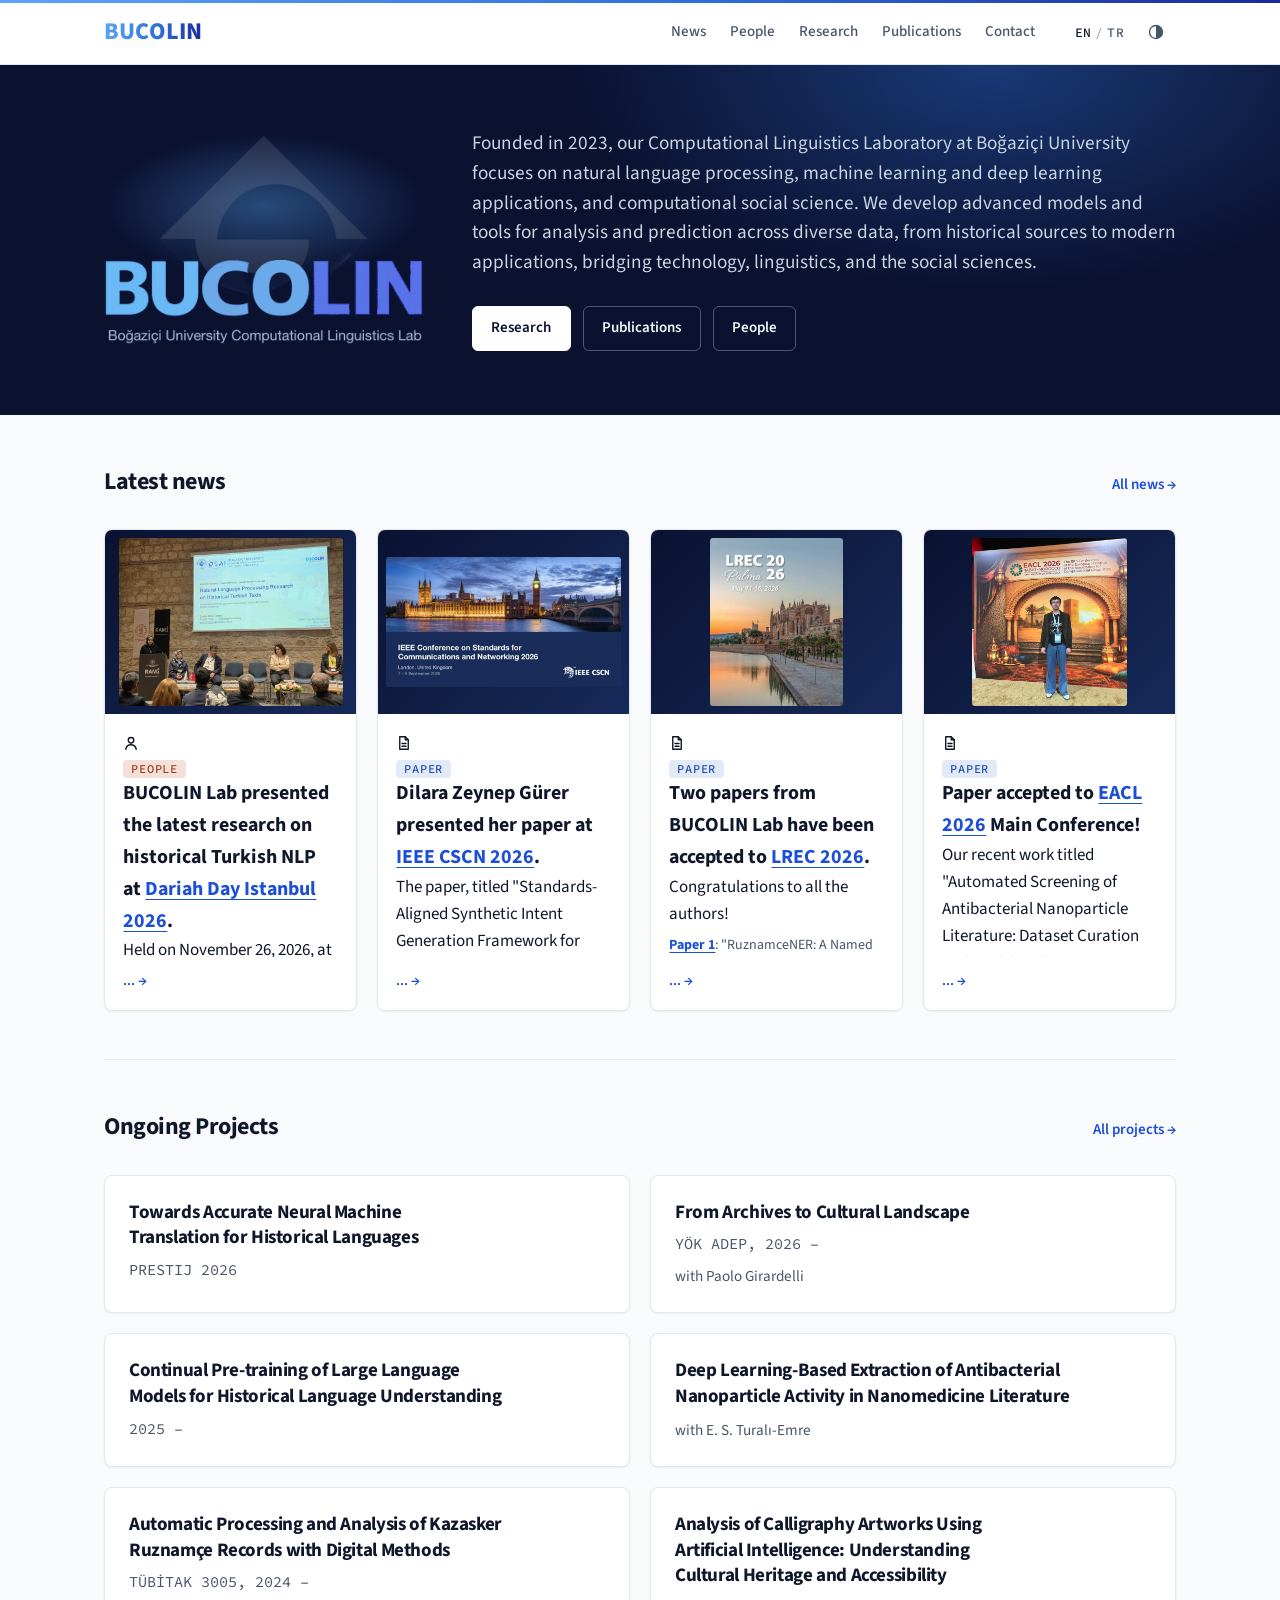
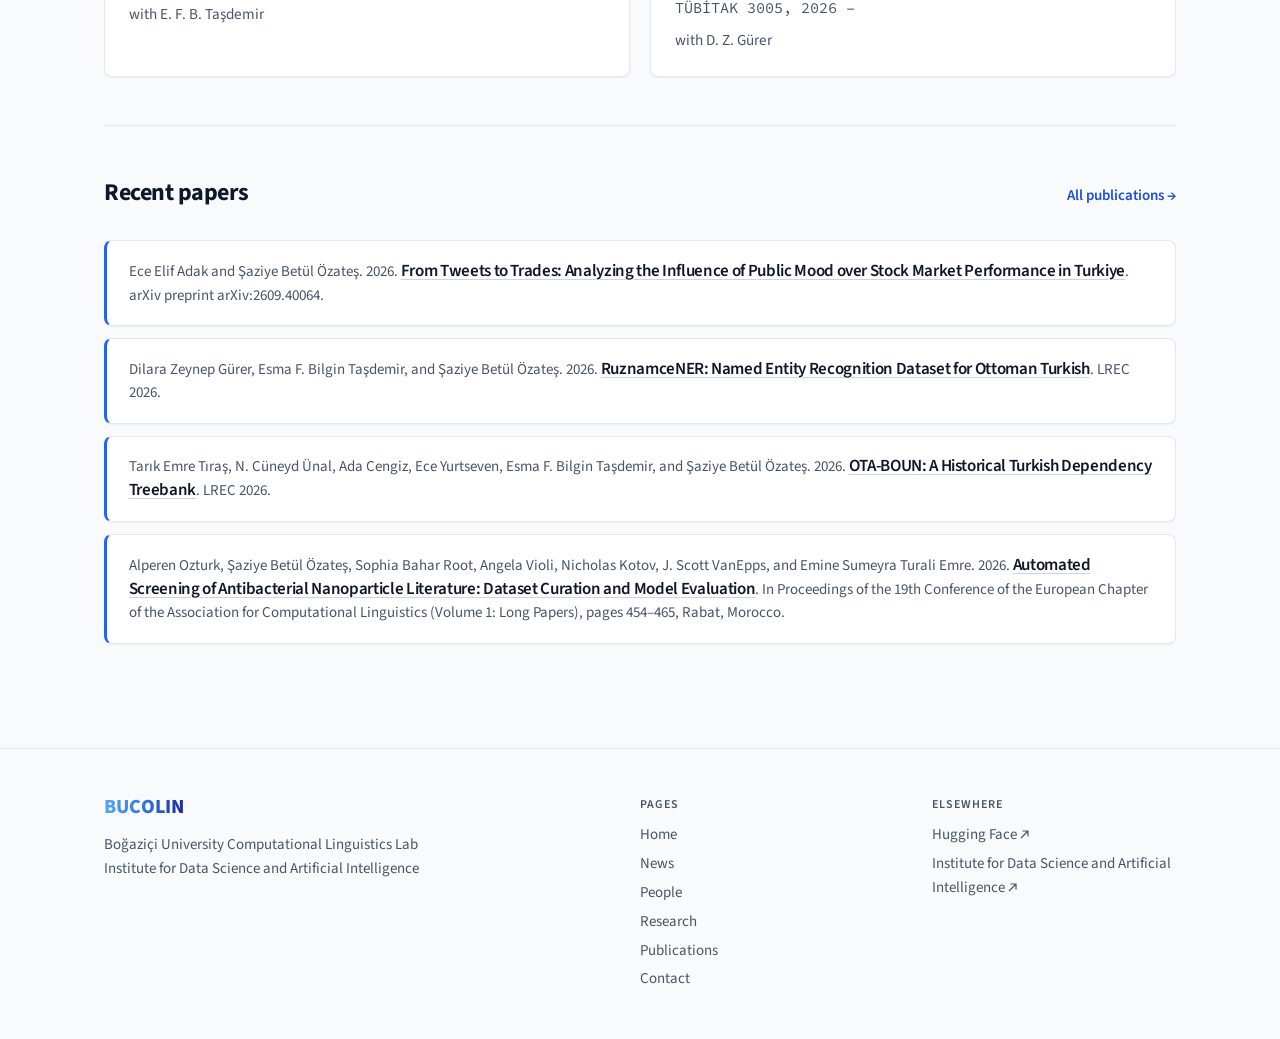
<file: bucolin-lab/index.html>
<!doctype html>
<html lang="en">
<head>
  <meta charset="utf-8">
  <meta name="viewport" content="width=device-width, initial-scale=1">
  <title>BUCOLIN · Boğaziçi University Computational Linguistics Lab</title>
  <meta name="description" content="Founded in 2023, our Computational Linguistics Laboratory at Boğaziçi University focuses on natural language processing, machine learning and deep learning applications, and computational social science. We develop advanced models and tools for analysis and prediction across diverse data, from historical sources to modern applications, bridging technology, linguistics, and the social sciences.">
  <link rel="canonical" href="https://sb-b.github.io/bucolin-lab/">

  <meta property="og:type" content="website">
  <meta property="og:site_name" content="BUCOLIN">
  <meta property="og:title" content="BUCOLIN · Boğaziçi University Computational Linguistics Lab">
  <meta property="og:description" content="Founded in 2023, our Computational Linguistics Laboratory at Boğaziçi University focuses on natural language processing, deep learning, and computational social science. We develop advanced models and tools for analysis and prediction across diverse data, from historical sources to modern applications, bridging technology, linguistics, and the social sciences.">
  <meta property="og:url" content="https://sb-b.github.io/bucolin-lab/">
  <meta property="og:image" content="https://sb-b.github.io/bucolin-lab/img/card.png">
  <meta name="twitter:card" content="summary_large_image">

  <link rel="icon" href="img/favicon-32.png" sizes="32x32" type="image/png">
  <link rel="icon" href="img/favicon.svg" type="image/svg+xml">
  <link rel="apple-touch-icon" href="img/apple-touch-icon.png">
  <link rel="preconnect" href="https://fonts.googleapis.com">
  <link rel="preconnect" href="https://fonts.gstatic.com" crossorigin>
  <link rel="stylesheet" href="https://fonts.googleapis.com/css2?family=Source+Code+Pro:wght@400;500&family=Source+Sans+3:wght@400;500;600;800&family=Source+Serif+4:ital,opsz,wght@0,8..60,400;0,8..60,600;1,8..60,400&display=swap">
  <link rel="stylesheet" href="css/site.css">
  <link rel="stylesheet" href="css/newstyle.css">
  <script src="js/prefs.js"></script>
</head>
<body data-page="home">
  <header class="site-header" id="site-header"></header>

  <!-- everything in here is drawn by the scripts at the bottom, from the files in data/ -->
  <main class="wrap" id="main">
    <noscript>
      <h1>Boğaziçi University Computational Linguistics Lab</h1>
      <p>Founded in 2023, our Computational Linguistics Laboratory at Boğaziçi University focuses on natural language processing, deep learning, and computational social science. We develop advanced models and tools to analyze language, from historical texts to modern applications, bridging technology and linguistics.</p>
      <p>This site needs JavaScript to show its content. / Bu sitenin içeriği JavaScript ile görüntülenir.</p>
    </noscript>
  </main>

  <footer class="site-footer" id="site-footer"></footer>

  <script src="data/strings.js"></script>
  <script src="data/lab.js"></script>
  <script src="data/news.js"></script>
  <script src="data/projects.js"></script>
  <script src="data/publications.js"></script>
  <script src="js/site.js"></script>
  <script src="js/parts.js"></script>
  <script src="js/home.js"></script>
</body>
</html>
</file>
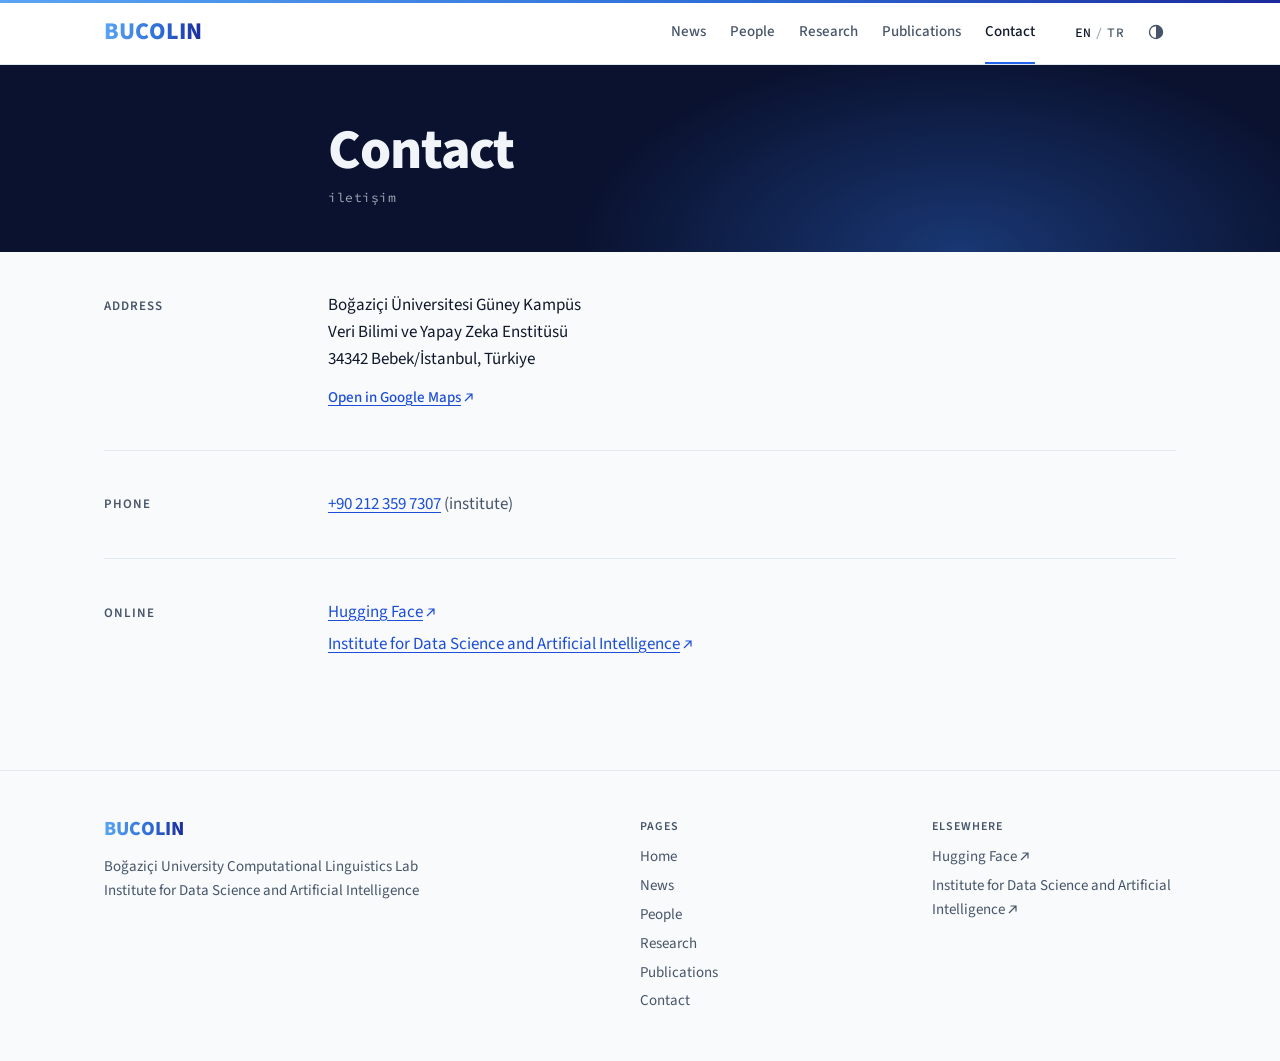
<file: bucolin-lab/contact.html>
<!doctype html>
<html lang="en">
<head>
  <meta charset="utf-8">
  <meta name="viewport" content="width=device-width, initial-scale=1">
  <title>Contact · BUCOLIN</title>
  <meta name="description" content="Contact details of BUCOLIN, the Boğaziçi University Computational Linguistics Lab.">
  <link rel="canonical" href="https://sb-b.github.io/bucolin-lab/contact.html">

  <meta property="og:type" content="website">
  <meta property="og:site_name" content="BUCOLIN">
  <meta property="og:title" content="Contact · BUCOLIN">
  <meta property="og:description" content="Contact details of BUCOLIN, the Boğaziçi University Computational Linguistics Lab.">
  <meta property="og:url" content="https://sb-b.github.io/bucolin-lab/contact.html">
  <meta property="og:image" content="https://sb-b.github.io/bucolin-lab/img/card.png">
  <meta name="twitter:card" content="summary_large_image">

  <link rel="icon" href="img/favicon-32.png" sizes="32x32" type="image/png">
  <link rel="icon" href="img/favicon.svg" type="image/svg+xml">
  <link rel="apple-touch-icon" href="img/apple-touch-icon.png">
  <link rel="preconnect" href="https://fonts.googleapis.com">
  <link rel="preconnect" href="https://fonts.gstatic.com" crossorigin>
  <link rel="stylesheet" href="https://fonts.googleapis.com/css2?family=Source+Code+Pro:wght@400;500&family=Source+Sans+3:wght@400;500;600;800&family=Source+Serif+4:ital,opsz,wght@0,8..60,400;0,8..60,600;1,8..60,400&display=swap">
  <link rel="stylesheet" href="css/site.css">
  <link rel="stylesheet" href="css/newstyle.css">
  <script src="js/prefs.js"></script>
</head>
<body data-page="contact">
  <header class="site-header" id="site-header"></header>

  <!-- everything in here is drawn by the scripts at the bottom, from the files in data/ -->
  <main class="wrap" id="main">
    <noscript>
      <p>This site needs JavaScript to show its content. / Bu sitenin içeriği JavaScript ile görüntülenir.</p>
    </noscript>
  </main>

  <footer class="site-footer" id="site-footer"></footer>

  <script src="data/strings.js"></script>
  <script src="data/lab.js"></script>
  <script src="js/site.js"></script>
  <script src="js/contact.js"></script>
</body>
</html>
</file>
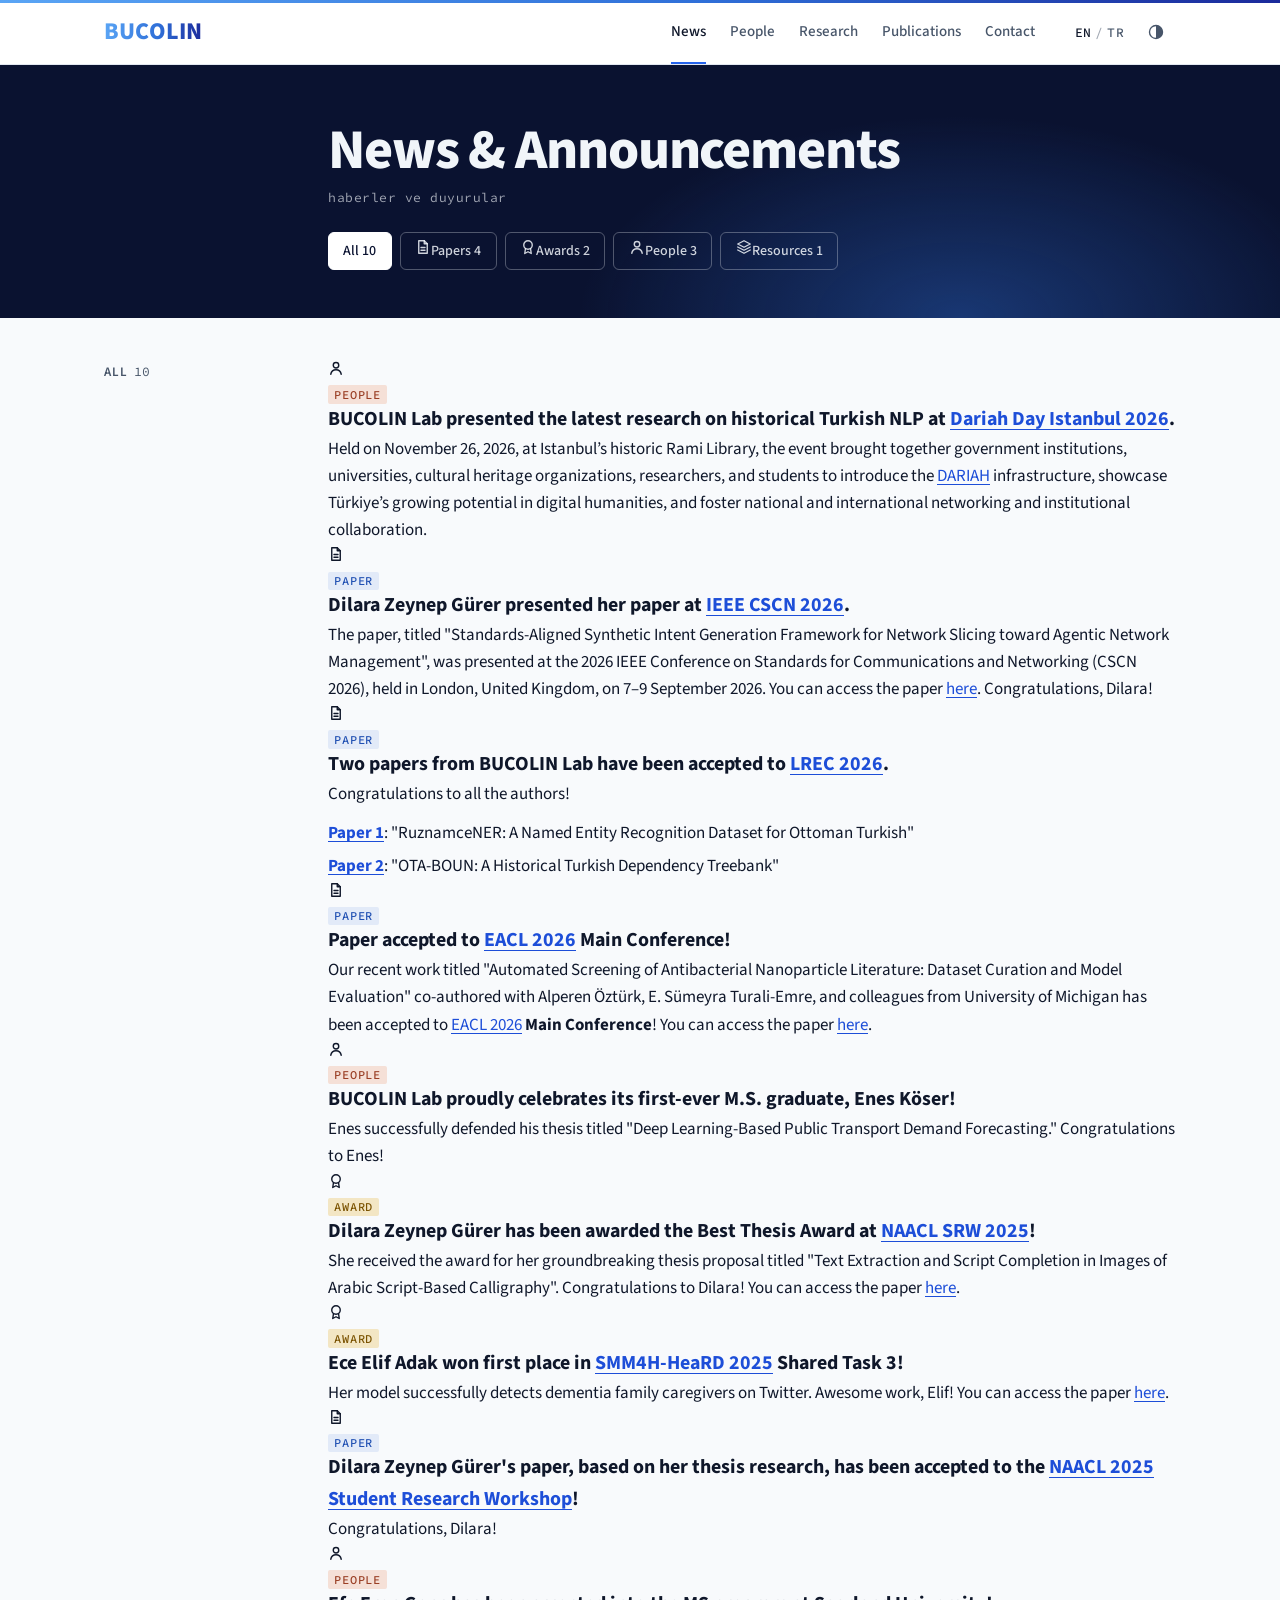
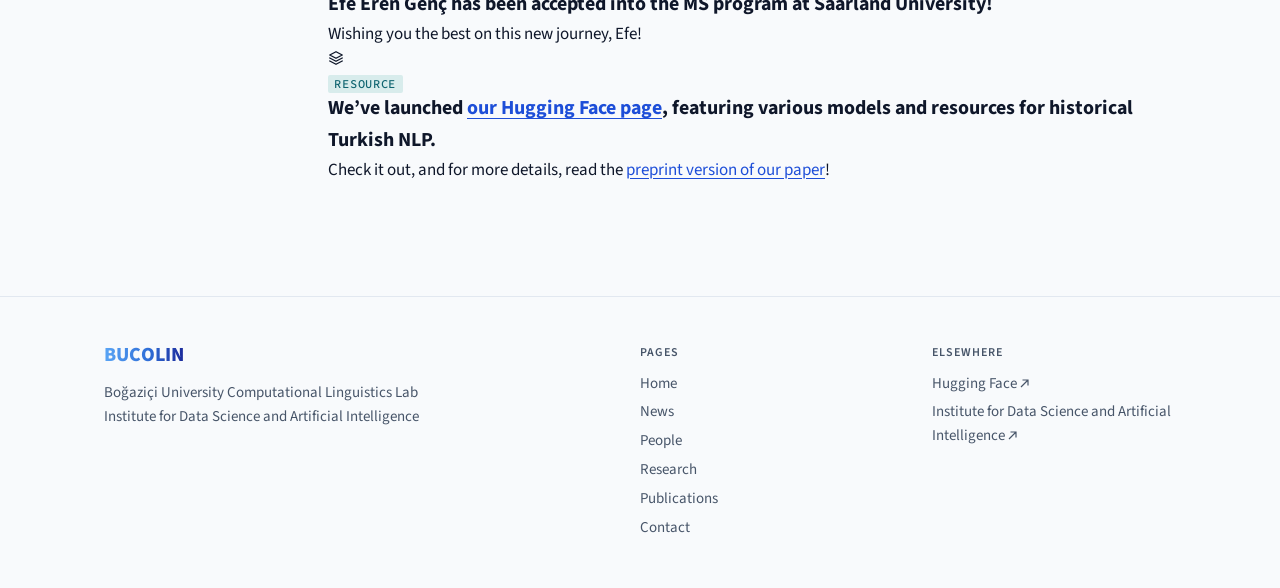
<file: bucolin-lab/news.html>
<!doctype html>
<html lang="en">
<head>
  <meta charset="utf-8">
  <meta name="viewport" content="width=device-width, initial-scale=1">
  <title>News & Announcements · BUCOLIN</title>
  <meta name="description" content="News and announcements from BUCOLIN, the Boğaziçi University Computational Linguistics Lab.">
  <link rel="canonical" href="https://sb-b.github.io/bucolin-lab/news.html">

  <meta property="og:type" content="website">
  <meta property="og:site_name" content="BUCOLIN">
  <meta property="og:title" content="News & Announcements · BUCOLIN">
  <meta property="og:description" content="News and announcements from BUCOLIN, the Boğaziçi University Computational Linguistics Lab.">
  <meta property="og:url" content="https://sb-b.github.io/bucolin-lab/news.html">
  <meta property="og:image" content="https://sb-b.github.io/bucolin-lab/img/card.png">
  <meta name="twitter:card" content="summary_large_image">

  <link rel="icon" href="img/favicon-32.png" sizes="32x32" type="image/png">
  <link rel="icon" href="img/favicon.svg" type="image/svg+xml">
  <link rel="apple-touch-icon" href="img/apple-touch-icon.png">
  <link rel="preconnect" href="https://fonts.googleapis.com">
  <link rel="preconnect" href="https://fonts.gstatic.com" crossorigin>
  <link rel="stylesheet" href="https://fonts.googleapis.com/css2?family=Source+Code+Pro:wght@400;500&family=Source+Sans+3:wght@400;500;600;800&family=Source+Serif+4:ital,opsz,wght@0,8..60,400;0,8..60,600;1,8..60,400&display=swap">
  <link rel="stylesheet" href="css/site.css">
  <link rel="stylesheet" href="css/newstyle.css">
  <script src="js/prefs.js"></script>
</head>
<body data-page="news">
  <header class="site-header" id="site-header"></header>

  <!-- everything in here is drawn by the scripts at the bottom, from the files in data/ -->
  <main class="wrap" id="main">
    <noscript>
      <p>This site needs JavaScript to show its content. / Bu sitenin içeriği JavaScript ile görüntülenir.</p>
    </noscript>
  </main>

  <footer class="site-footer" id="site-footer"></footer>

  <script src="data/strings.js"></script>
  <script src="data/lab.js"></script>
  <script src="data/news.js"></script>
  <script src="js/site.js"></script>
  <script src="js/parts.js"></script>
  <script src="js/news.js"></script>
</body>
</html>
</file>
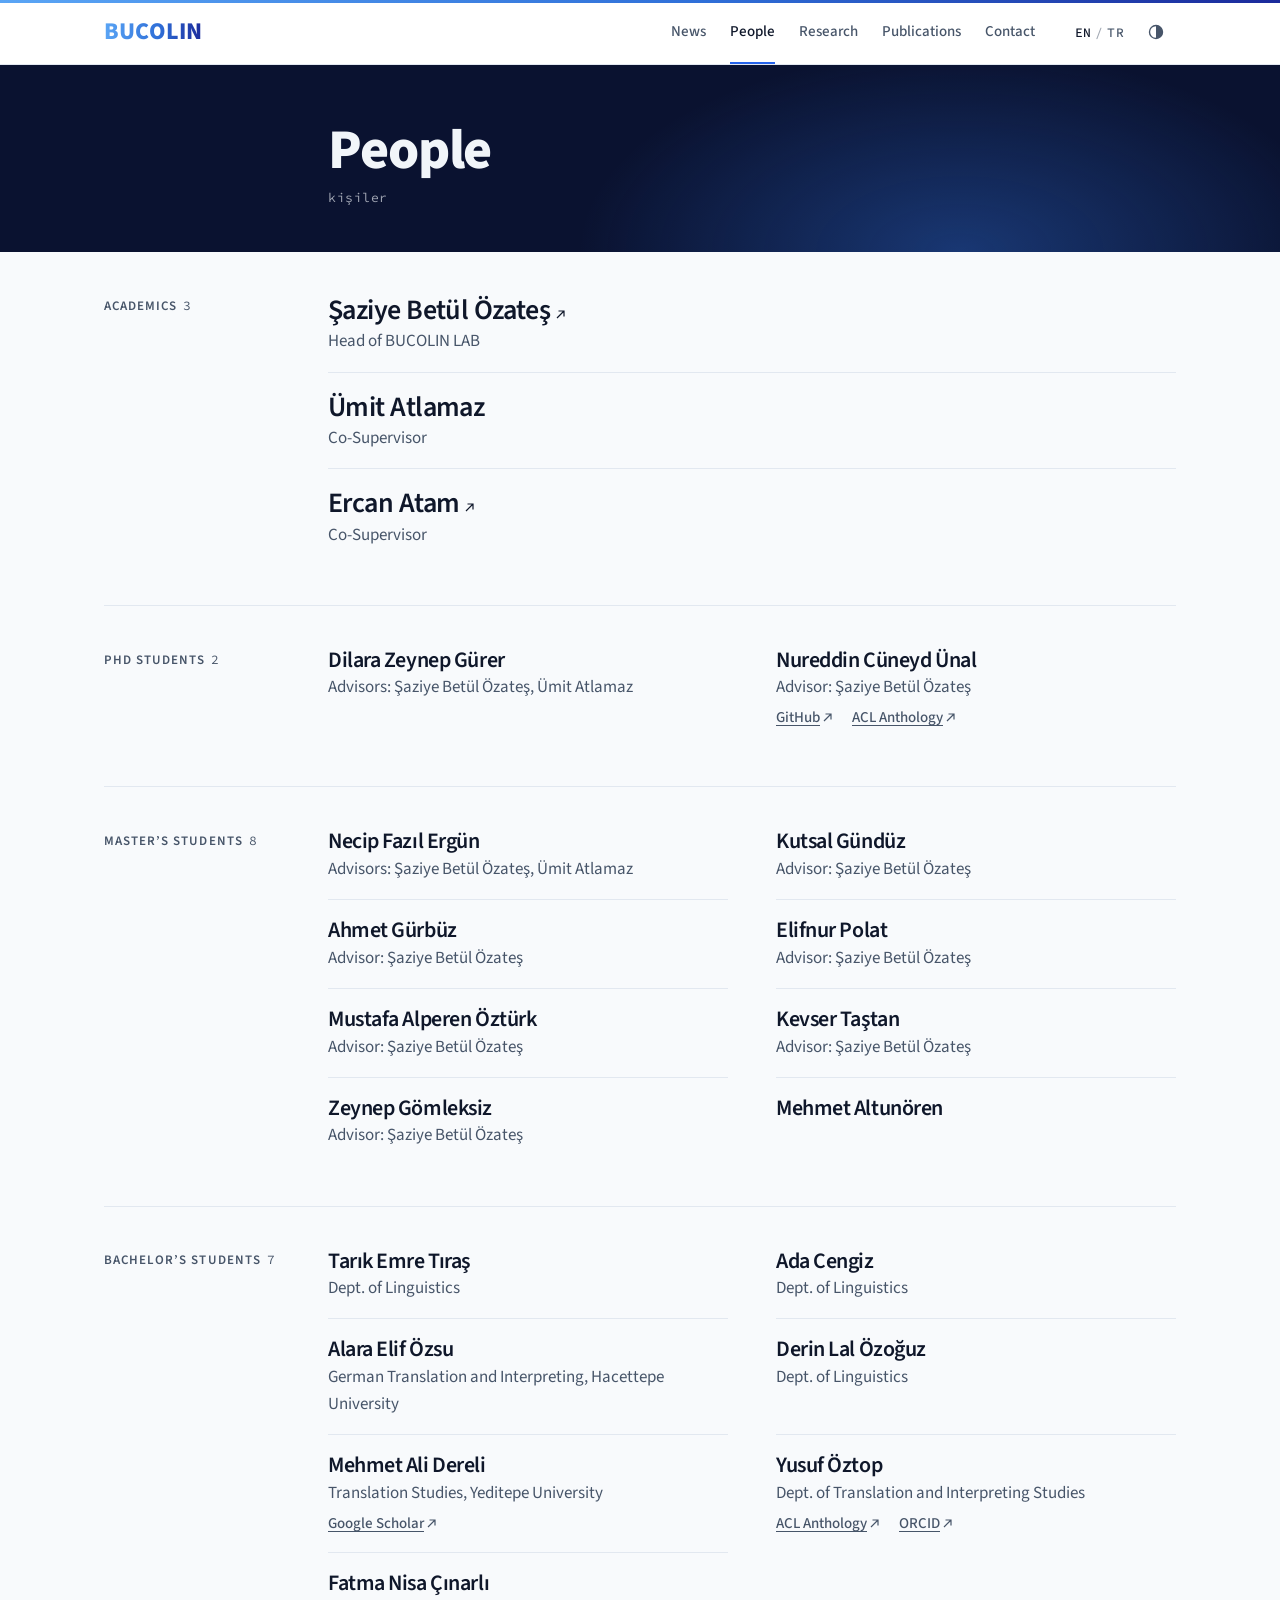
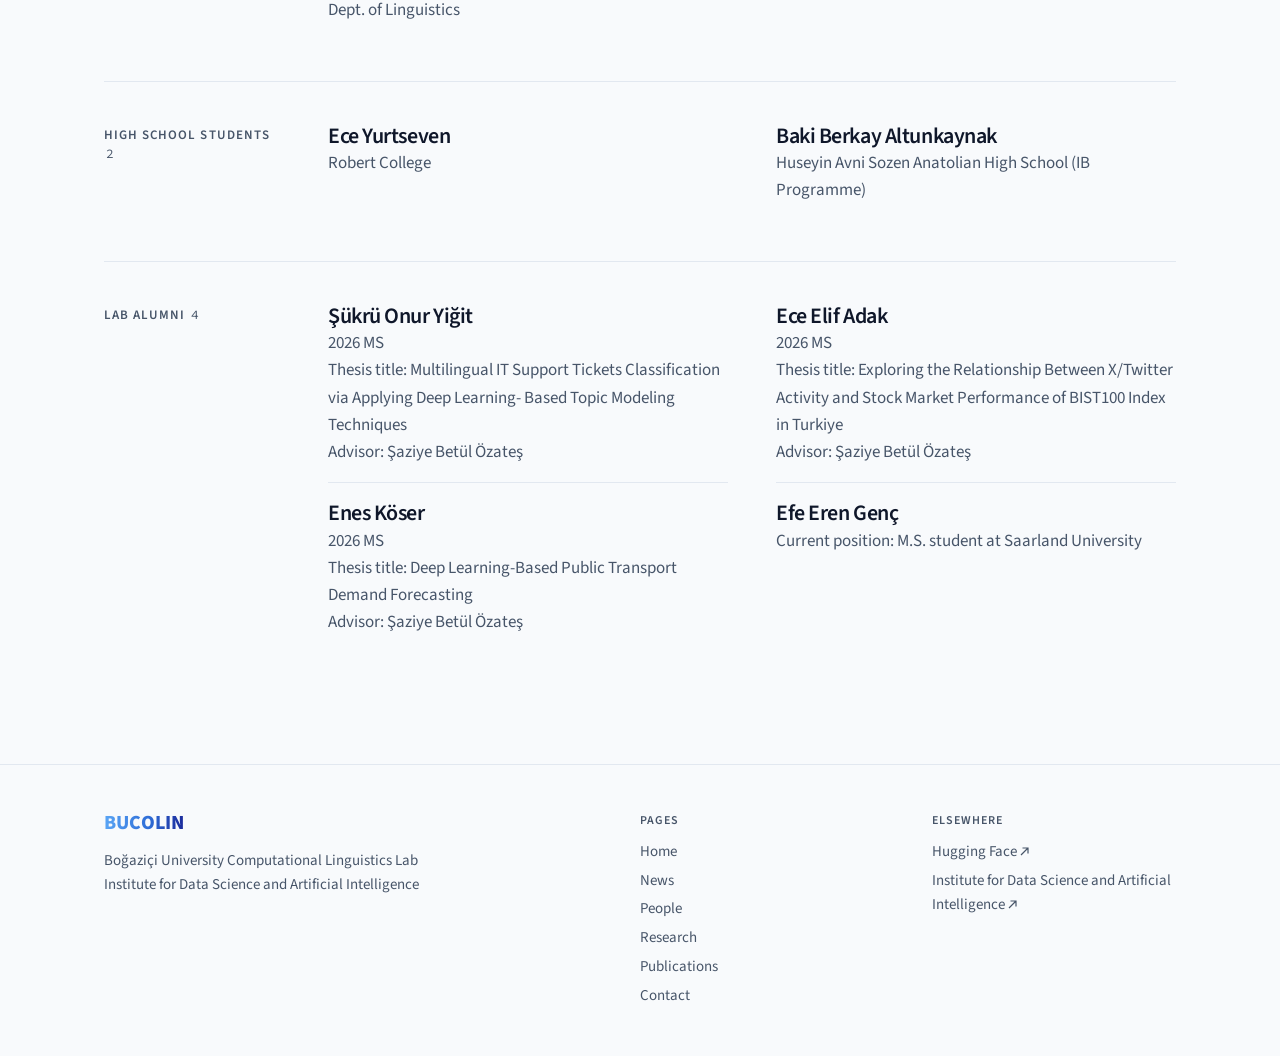
<file: bucolin-lab/people.html>
<!doctype html>
<html lang="en">
<head>
  <meta charset="utf-8">
  <meta name="viewport" content="width=device-width, initial-scale=1">
  <title>People · BUCOLIN</title>
  <meta name="description" content="The people of BUCOLIN, the Boğaziçi University Computational Linguistics Lab.">
  <link rel="canonical" href="https://sb-b.github.io/bucolin-lab/people.html">

  <meta property="og:type" content="website">
  <meta property="og:site_name" content="BUCOLIN">
  <meta property="og:title" content="People · BUCOLIN">
  <meta property="og:description" content="The people of BUCOLIN, the Boğaziçi University Computational Linguistics Lab.">
  <meta property="og:url" content="https://sb-b.github.io/bucolin-lab/people.html">
  <meta property="og:image" content="https://sb-b.github.io/bucolin-lab/img/card.png">
  <meta name="twitter:card" content="summary_large_image">

  <link rel="icon" href="img/favicon-32.png" sizes="32x32" type="image/png">
  <link rel="icon" href="img/favicon.svg" type="image/svg+xml">
  <link rel="apple-touch-icon" href="img/apple-touch-icon.png">
  <link rel="preconnect" href="https://fonts.googleapis.com">
  <link rel="preconnect" href="https://fonts.gstatic.com" crossorigin>
  <link rel="stylesheet" href="https://fonts.googleapis.com/css2?family=Source+Code+Pro:wght@400;500&family=Source+Sans+3:wght@400;500;600;800&family=Source+Serif+4:ital,opsz,wght@0,8..60,400;0,8..60,600;1,8..60,400&display=swap">
  <link rel="stylesheet" href="css/site.css">
  <link rel="stylesheet" href="css/newstyle.css">
  <script src="js/prefs.js"></script>
</head>
<body data-page="people">
  <header class="site-header" id="site-header"></header>

  <!-- everything in here is drawn by the scripts at the bottom, from the files in data/ -->
  <main class="wrap" id="main">
    <noscript>
      <p>This site needs JavaScript to show its content. / Bu sitenin içeriği JavaScript ile görüntülenir.</p>
    </noscript>
  </main>

  <footer class="site-footer" id="site-footer"></footer>

  <script src="data/strings.js"></script>
  <script src="data/lab.js"></script>
  <script src="data/people.js"></script>
  <script src="js/site.js"></script>
  <script src="js/people.js"></script>
</body>
</html>
</file>
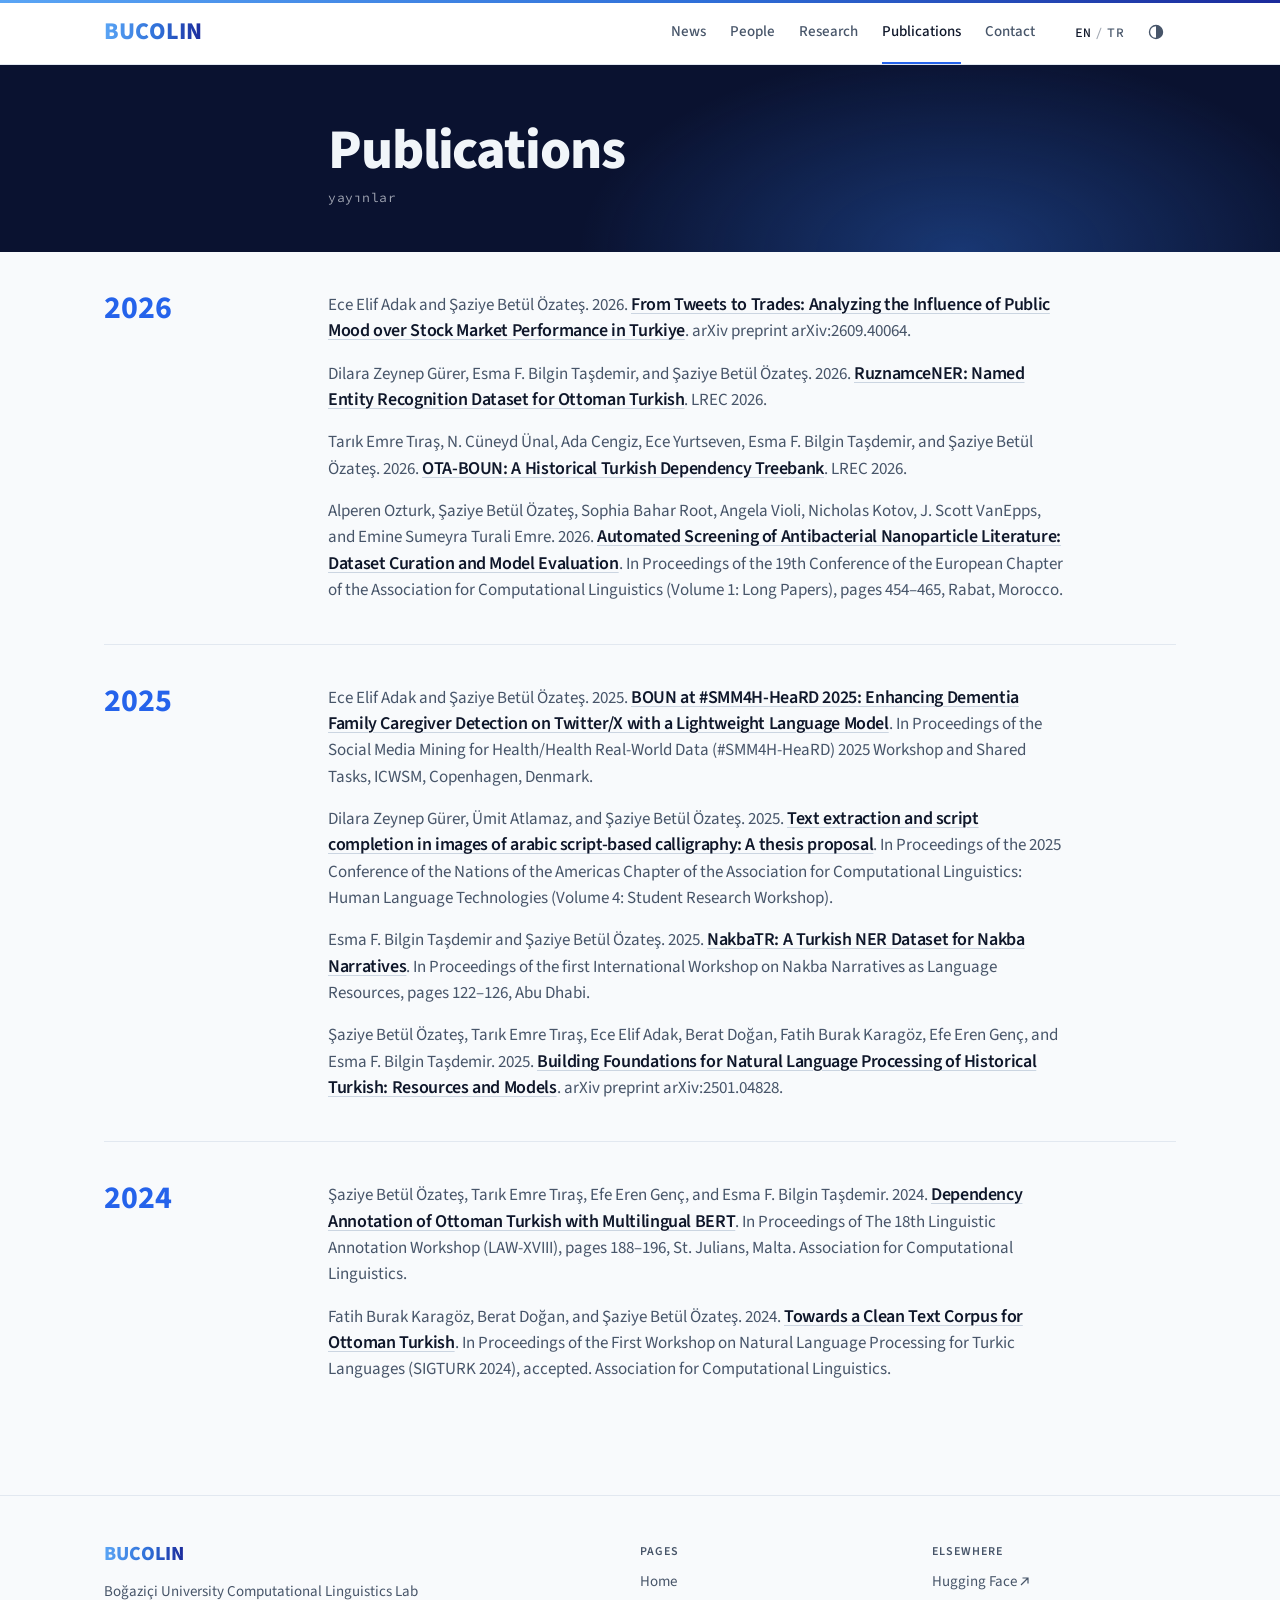
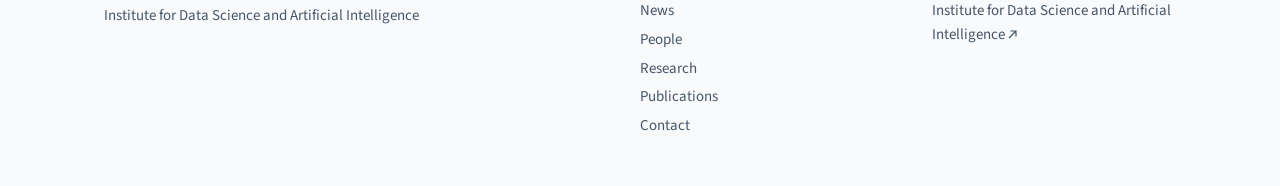
<file: bucolin-lab/publications.html>
<!doctype html>
<html lang="en">
<head>
  <meta charset="utf-8">
  <meta name="viewport" content="width=device-width, initial-scale=1">
  <title>Publications · BUCOLIN</title>
  <meta name="description" content="Publications of BUCOLIN, the Boğaziçi University Computational Linguistics Lab.">
  <link rel="canonical" href="https://sb-b.github.io/bucolin-lab/publications.html">

  <meta property="og:type" content="website">
  <meta property="og:site_name" content="BUCOLIN">
  <meta property="og:title" content="Publications · BUCOLIN">
  <meta property="og:description" content="Publications of BUCOLIN, the Boğaziçi University Computational Linguistics Lab.">
  <meta property="og:url" content="https://sb-b.github.io/bucolin-lab/publications.html">
  <meta property="og:image" content="https://sb-b.github.io/bucolin-lab/img/card.png">
  <meta name="twitter:card" content="summary_large_image">

  <link rel="icon" href="img/favicon-32.png" sizes="32x32" type="image/png">
  <link rel="icon" href="img/favicon.svg" type="image/svg+xml">
  <link rel="apple-touch-icon" href="img/apple-touch-icon.png">
  <link rel="preconnect" href="https://fonts.googleapis.com">
  <link rel="preconnect" href="https://fonts.gstatic.com" crossorigin>
  <link rel="stylesheet" href="https://fonts.googleapis.com/css2?family=Source+Code+Pro:wght@400;500&family=Source+Sans+3:wght@400;500;600;800&family=Source+Serif+4:ital,opsz,wght@0,8..60,400;0,8..60,600;1,8..60,400&display=swap">
  <link rel="stylesheet" href="css/site.css">
  <link rel="stylesheet" href="css/newstyle.css">
  <script src="js/prefs.js"></script>
</head>
<body data-page="publications">
  <header class="site-header" id="site-header"></header>

  <!-- everything in here is drawn by the scripts at the bottom, from the files in data/ -->
  <main class="wrap" id="main">
    <noscript>
      <p>This site needs JavaScript to show its content. / Bu sitenin içeriği JavaScript ile görüntülenir.</p>
    </noscript>
  </main>

  <footer class="site-footer" id="site-footer"></footer>

  <script src="data/strings.js"></script>
  <script src="data/lab.js"></script>
  <script src="data/publications.js"></script>
  <script src="js/site.js"></script>
  <script src="js/parts.js"></script>
  <script src="js/publications.js"></script>
</body>
</html>
</file>
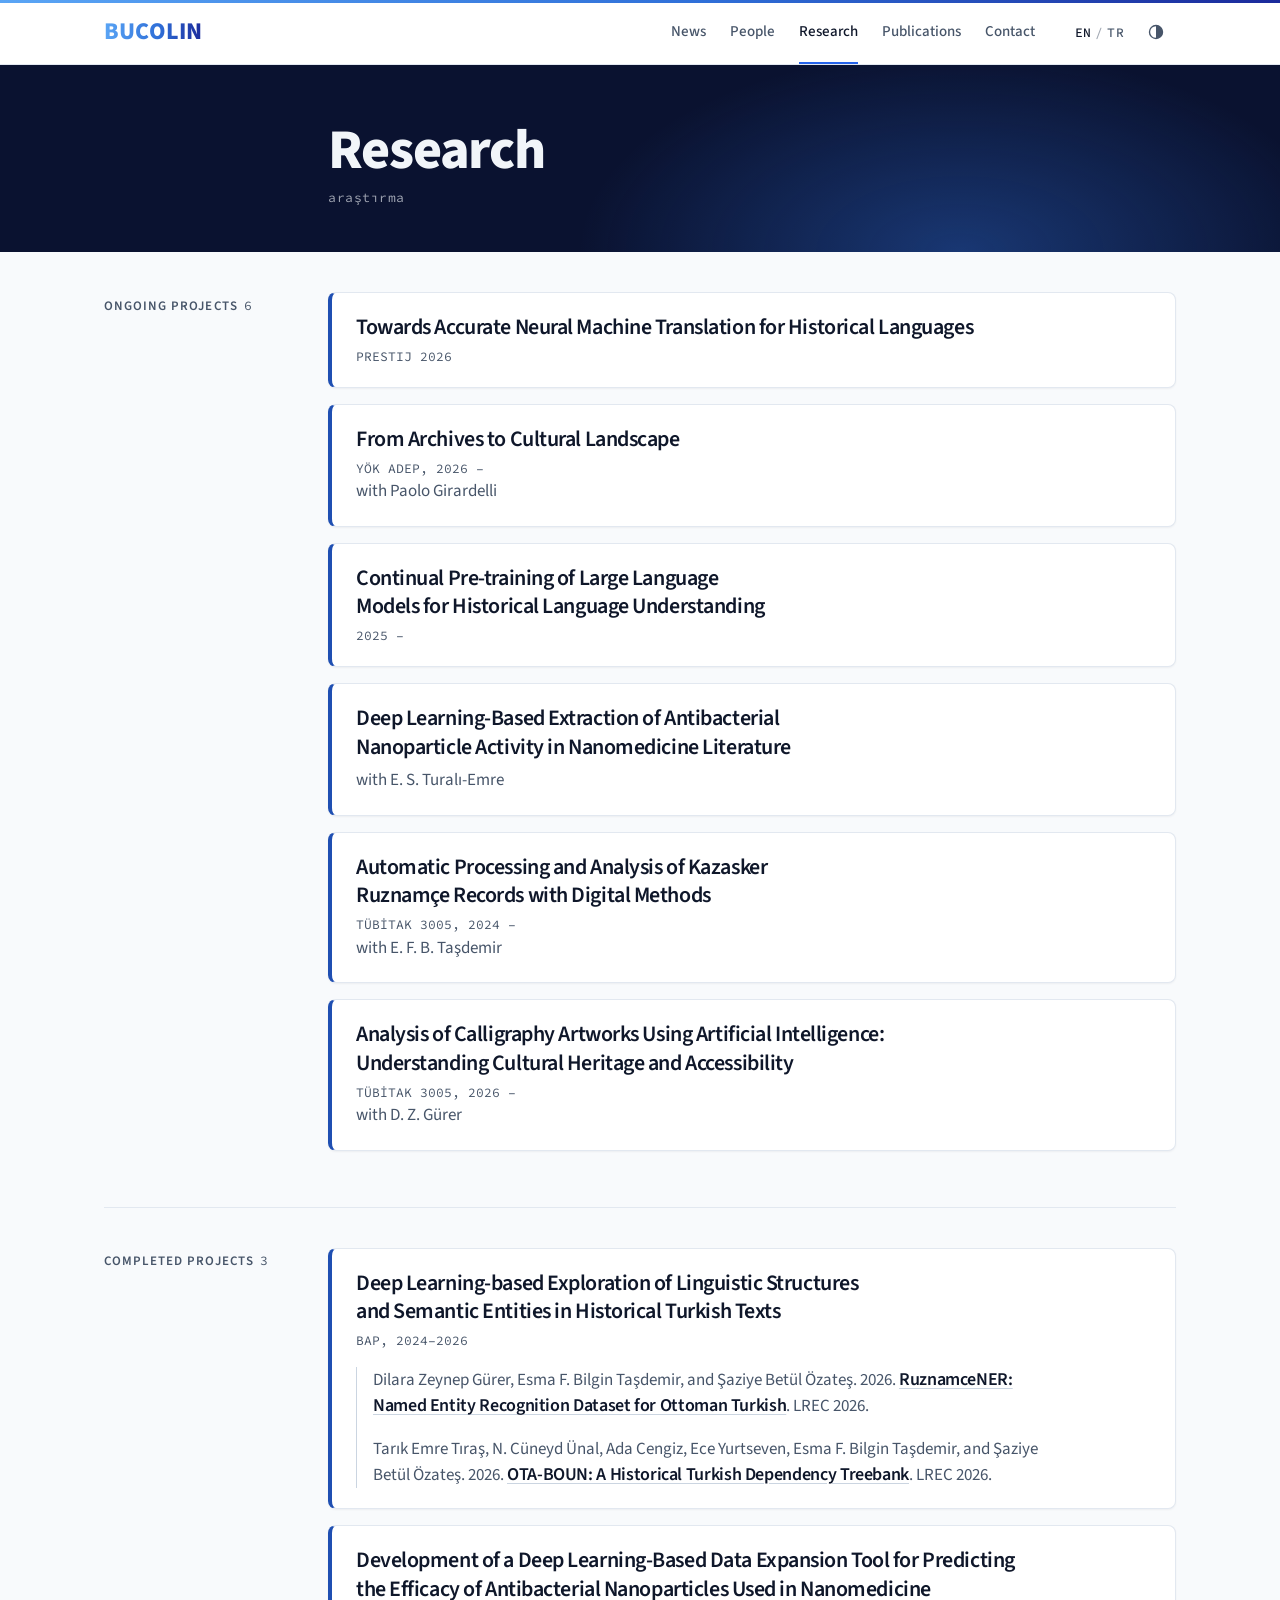
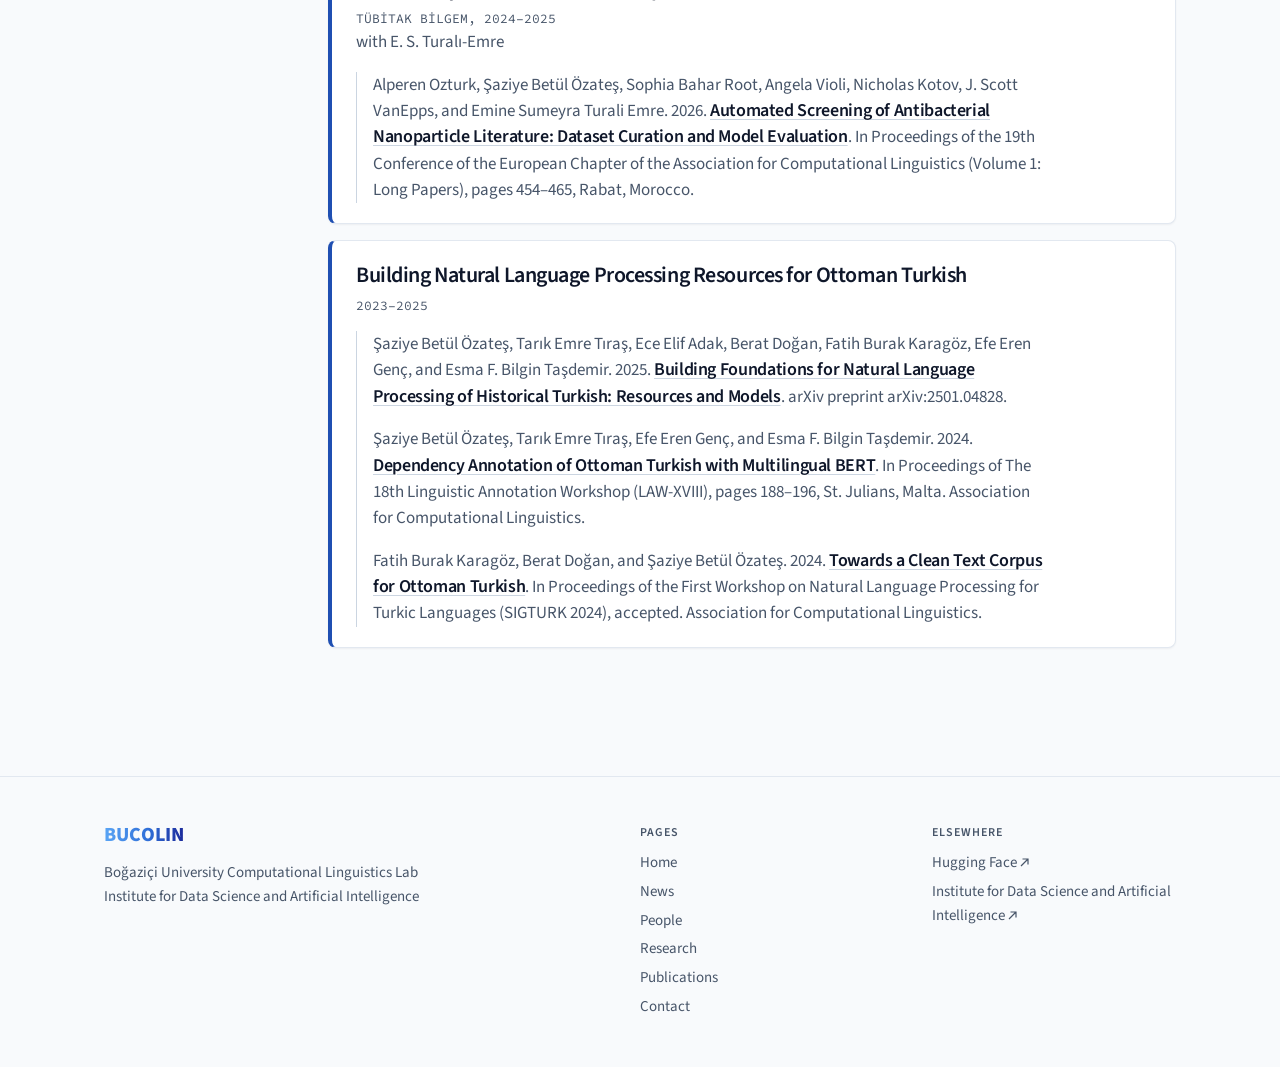
<file: bucolin-lab/research.html>
<!doctype html>
<html lang="en">
<head>
  <meta charset="utf-8">
  <meta name="viewport" content="width=device-width, initial-scale=1">
  <title>Research · BUCOLIN</title>
  <meta name="description" content="Research projects of BUCOLIN, the Boğaziçi University Computational Linguistics Lab.">
  <link rel="canonical" href="https://sb-b.github.io/bucolin-lab/research.html">

  <meta property="og:type" content="website">
  <meta property="og:site_name" content="BUCOLIN">
  <meta property="og:title" content="Research · BUCOLIN">
  <meta property="og:description" content="Research projects of BUCOLIN, the Boğaziçi University Computational Linguistics Lab.">
  <meta property="og:url" content="https://sb-b.github.io/bucolin-lab/research.html">
  <meta property="og:image" content="https://sb-b.github.io/bucolin-lab/img/card.png">
  <meta name="twitter:card" content="summary_large_image">

  <link rel="icon" href="img/favicon-32.png" sizes="32x32" type="image/png">
  <link rel="icon" href="img/favicon.svg" type="image/svg+xml">
  <link rel="apple-touch-icon" href="img/apple-touch-icon.png">
  <link rel="preconnect" href="https://fonts.googleapis.com">
  <link rel="preconnect" href="https://fonts.gstatic.com" crossorigin>
  <link rel="stylesheet" href="https://fonts.googleapis.com/css2?family=Source+Code+Pro:wght@400;500&family=Source+Sans+3:wght@400;500;600;800&family=Source+Serif+4:ital,opsz,wght@0,8..60,400;0,8..60,600;1,8..60,400&display=swap">
  <link rel="stylesheet" href="css/site.css">
  <link rel="stylesheet" href="css/newstyle.css">
  <script src="js/prefs.js"></script>
</head>
<body data-page="research">
  <header class="site-header" id="site-header"></header>

  <!-- everything in here is drawn by the scripts at the bottom, from the files in data/ -->
  <main class="wrap" id="main">
    <noscript>
      <p>This site needs JavaScript to show its content. / Bu sitenin içeriği JavaScript ile görüntülenir.</p>
    </noscript>
  </main>

  <footer class="site-footer" id="site-footer"></footer>

  <script src="data/strings.js"></script>
  <script src="data/lab.js"></script>
  <script src="data/projects.js"></script>
  <script src="data/publications.js"></script>
  <script src="js/site.js"></script>
  <script src="js/parts.js"></script>
  <script src="js/research.js"></script>
</body>
</html>
</file>
<file: bucolin-lab/css/site.css>
/* BUCOLIN lab site.
   One stylesheet for every page. Colours and fonts are set up as variables
   at the top; the dark theme only overrides the colours.

   Two widths matter: below 60rem the menu folds away and the margin labels
   move above their sections, and below 40rem everything is one column. */

:root {
  --serif: "Source Serif 4", "Iowan Old Style", "Palatino Linotype", Georgia, serif;
  --sans: "Source Sans 3", system-ui, -apple-system, "Segoe UI", Roboto, sans-serif;
  --mono: "Source Code Pro", ui-monospace, "SF Mono", Menlo, Consolas, monospace;

  /* text sizes, the same on every page; smaller on phones (see the end of the file) */
  --size-large: 1.375rem;  /* intros, the first sentence of a news item, titles and names */
  --size-prose: 1.125rem;  /* the rest of a news item, paper titles */

  --bg: #f7f5ef;
  --surface: #fdfcf9;
  --text: #1b1e26;
  --muted: #5a5f6b;
  --border: #ddd8cb;
  --rule: #8a8474;
  --accent: #2f6fd8;
  --link: #1f4fb2;
  --link-hover: #1b2a9b;
  --selection: #dde7f8;

  /* the three blues of the logo, left to right */
  --mark-1: #5aa5f5;
  --mark-2: #2f6fd8;
  --mark-3: #1b2a9b;

  --tag-paper: #1f4fb2;     --tag-paper-bg: #e2eaf8;
  --tag-award: #7a5200;     --tag-award-bg: #f3e6c4;
  --tag-people: #9a3f25;    --tag-people-bg: #f5e0d7;
  --tag-resource: #0e6470;  --tag-resource-bg: #d8ecec;

  --wrap: 72rem;
  --gutter: clamp(1rem, 4vw, 2.5rem);
  --rail: 11rem;
  --header: 4rem;

  color-scheme: light;
}

/* screens only, so that a printout always gets the light colours */
@media screen {
  :root[data-theme="dark"] {
    --bg: #0f1319;
    --surface: #161b23;
    --text: #e9e5db;
    --muted: #a0a6b2;
    --border: #272d38;
    --rule: #5c6474;
    --accent: #6aa6f4;
    --link: #8dbbf8;
    --link-hover: #c2dafd;
    --selection: #1b2c4a;

    /* navy disappears on a dark page, so the gradient is lifted */
    --mark-1: #8fc3ff;
    --mark-2: #5aa5f5;
    --mark-3: #7c8df0;

    --tag-paper: #9cc3fa;     --tag-paper-bg: #17253d;
    --tag-award: #e6be6a;     --tag-award-bg: #2e2510;
    --tag-people: #eba089;    --tag-people-bg: #34201a;
    --tag-resource: #7fcbd3;  --tag-resource-bg: #10292d;

    color-scheme: dark;
  }
}

*, *::before, *::after { box-sizing: border-box; }

html {
  -webkit-text-size-adjust: 100%;
  scroll-padding-top: calc(var(--header) + 1rem);
}

body {
  margin: 0;
  min-height: 100vh;
  display: flex;
  flex-direction: column;
  background: var(--bg);
  color: var(--text);
  font: 400 1.0625rem/1.6 var(--sans);
}

main { flex: 1; }

::selection { background: var(--selection); }

h1, h2, h3, p, ul, ol, dl, dd, figure { margin: 0; }
ul, ol { padding: 0; list-style: none; }

a {
  color: var(--link);
  text-decoration-thickness: 1px;
  text-underline-offset: 0.18em;
}
a:hover { color: var(--link-hover); }

:focus-visible {
  outline: 2px solid var(--accent);
  outline-offset: 2px;
  border-radius: 2px;
}

button {
  font: inherit;
  color: inherit;
  background: none;
  border: 0;
  padding: 0;
  cursor: pointer;
}

.wrap {
  width: 100%;
  max-width: var(--wrap);
  margin-inline: auto;
  padding-inline: var(--gutter);
}

.sr-only {
  position: absolute;
  width: 1px;
  height: 1px;
  overflow: hidden;
  clip-path: inset(50%);
  white-space: nowrap;
}

.skip {
  position: absolute;
  left: 1rem;
  top: -4rem;
  z-index: 20;
  padding: 0.5rem 0.75rem;
  background: var(--surface);
  border: 1px solid var(--rule);
}
.skip:focus { top: 0.5rem; }


/* ---------- header ---------- */

.site-header {
  position: sticky;
  top: 0;
  z-index: 10;
  background: var(--bg);
  border-bottom: 1px solid var(--border);
}

.bar {
  display: flex;
  align-items: center;
  gap: 2rem;
  height: var(--header);
}

.wordmark {
  font: 800 1.5rem/1 var(--sans);
  letter-spacing: 0.01em;
  text-decoration: none;
  color: var(--mark-2);
  background: linear-gradient(90deg, var(--mark-1), var(--mark-2) 55%, var(--mark-3));
  -webkit-background-clip: text;
  background-clip: text;
  -webkit-text-fill-color: transparent;
}

.site-nav { margin-left: auto; }
.site-nav ul { display: flex; gap: 1.5rem; }
.site-nav a {
  display: block;
  line-height: var(--header);
  font-size: 0.9375rem;
  font-weight: 500;
  color: var(--muted);
  text-decoration: none;
  /* the bar sits on the header's own bottom border */
  box-shadow: inset 0 -2px 0 transparent;
}
.site-nav a:hover { color: var(--text); }
.site-nav a[aria-current="page"] {
  color: var(--text);
  box-shadow: inset 0 -2px 0 var(--accent);
}

.tools {
  display: flex;
  align-items: center;
  gap: 0.25rem;
}

.tools button {
  height: 2.5rem;
  min-width: 2.5rem;
  padding-inline: 0.5rem;
  border-radius: 2px;
  color: var(--muted);
}
.tools button:hover { color: var(--text); }

.lang-switch {
  font: 500 0.8125rem/1 var(--mono);
  letter-spacing: 0.02em;
}
.lang-switch .on { color: var(--text); }
.lang-switch .sep { margin-inline: 0.3em; opacity: 0.5; }

.theme-switch svg { display: block; margin: auto; }

.menu-toggle {
  display: none;
  font: 500 0.8125rem/1 var(--mono);
}

@media (max-width: 59.99rem) {
  :root { --header: 3.5rem; }

  .bar { gap: 0.5rem; }
  .tools { margin-left: auto; }
  .menu-toggle { display: block; }

  .site-nav {
    display: none;
    position: absolute;
    inset: 100% 0 auto;
    margin: 0;
    padding: 0.5rem var(--gutter) 1.5rem;
    background: var(--bg);
    border-bottom: 1px solid var(--border);
    /* on a phone held sideways the list is taller than the screen */
    max-height: calc(100vh - var(--header));
    max-height: calc(100dvh - var(--header));
    overflow-y: auto;
    overscroll-behavior: contain;
  }
  .site-header[data-open] .site-nav { display: block; }

  .site-nav ul { display: block; }
  .site-nav li + li { border-top: 1px solid var(--border); }
  .site-nav a {
    padding-block: 0.75rem;
    font: 400 1.375rem/1.3 var(--serif);
    color: var(--text);
    box-shadow: none;
  }
  .site-nav a[aria-current="page"] {
    box-shadow: none;
    color: var(--link);
    font-weight: 600;
  }
}


/* ---------- page head ---------- */

.page-head {
  padding-block: 3.5rem 3rem;
  /* lines up with the content column of the sections below */
  padding-left: calc(var(--rail) + 3rem);
}

.page-head h1 {
  font: 600 clamp(2.25rem, 1.6rem + 2.6vw, 3.25rem)/1.1 var(--serif);
  letter-spacing: -0.015em;
  text-wrap: balance;
}

/* the page title in the other language, set under it like an interlinear gloss */
.gloss {
  display: block;
  margin-top: 0.6rem;
  font: 400 0.8125rem/1 var(--mono);
  letter-spacing: 0.04em;
  color: var(--muted);
}

.lead {
  max-width: 40rem;
  margin-top: 1.25rem;
  font: 400 var(--size-large)/1.5 var(--serif);
}


/* ---------- sections: a label in the margin, content beside it ---------- */

.section {
  display: grid;
  grid-template-columns: var(--rail) minmax(0, 1fr);
  column-gap: 3rem;
  padding-block: 2.5rem;
  border-top: 1px solid var(--border);
}
main > .section:last-child { padding-bottom: 5rem; }

.label {
  position: sticky;
  top: calc(var(--header) + 1.5rem);
  align-self: start;
  padding-top: 0.3rem;
  font: 600 0.8125rem/1.4 var(--sans);
  letter-spacing: 0.08em;
  text-transform: uppercase;
  color: var(--muted);
}
.label .count {
  margin-left: 0.15em;
  font: 400 0.8125rem/1 var(--mono);
  letter-spacing: 0;
}
.label.year {
  padding-top: 0;
  font: 400 1.75rem/1.2 var(--serif);
  letter-spacing: 0;
  color: var(--text);
}

.more {
  display: inline-block;
  margin-top: 1.5rem;
  font-size: 0.9375rem;
  font-weight: 500;
}

@media (max-width: 59.99rem) {
  .page-head { padding-block: 2.5rem 2rem; padding-left: 0; }
  .section { display: block; padding-block: 2rem; }
  .label { position: static; margin-bottom: 1.25rem; padding-top: 0; }
  .label.year { margin-bottom: 1rem; }
}



/* ---------- entries (news items and projects) ---------- */

.entry { padding-block: 1.5rem; }
.entry + .entry { border-top: 1px solid var(--border); }
.entry:first-child { padding-top: 0; }
.entry:last-child { padding-bottom: 0; }

.entry h3 {
  max-width: 46rem;
  font: 600 var(--size-large)/1.3 var(--serif);
  text-wrap: balance;
}
.entry h3 a { color: inherit; text-decoration: none; }
.entry h3 a:hover { color: var(--link); text-decoration: underline; }

.entry p { max-width: 42rem; }
.entry h3 + p, .entry .kicker + p { margin-top: 0.4rem; }

.kicker {
  display: flex;
  flex-wrap: wrap;
  align-items: center;
  gap: 0.5rem 0.75rem;
}

.meta {
  font: 400 0.8125rem/1.5 var(--mono);
  color: var(--muted);
}
.entry h3 + .meta { margin-top: 0.35rem; }

.muted { color: var(--muted); }

/* looks like an entity label in an annotation tool, which is the idea */
.tag {
  padding: 0.2rem 0.4rem;
  font: 500 0.75rem/1 var(--mono);
  letter-spacing: 0.06em;
  text-transform: uppercase;
  border-radius: 2px;
  color: var(--tag-paper);
  background: var(--tag-paper-bg);
}
.tag[data-tag="award"] { color: var(--tag-award); background: var(--tag-award-bg); }
.tag[data-tag="people"] { color: var(--tag-people); background: var(--tag-people-bg); }
.tag[data-tag="resource"] { color: var(--tag-resource); background: var(--tag-resource-bg); }

.links {
  display: flex;
  flex-wrap: wrap;
  gap: 0.25rem 1.25rem;
  margin-top: 0.75rem;
  font-size: 0.9375rem;
  font-weight: 500;
}

/* a word and the arrow or number that belongs with it, kept on one line */
.keep { white-space: nowrap; }
.keep svg { margin-left: 0.2em; }

/* further lines under a news item */
.more-lines { max-width: 42rem; margin-top: 0.75rem; }
.more-lines li + li { margin-top: 0.35rem; }

/* a paper, set as a reference */
.reference {
  max-width: 46rem;
  line-height: 1.55;
  color: var(--muted);
}
.reference + .reference { margin-top: 1rem; }
.reference .title { font: 600 var(--size-prose)/1.4 var(--serif); color: var(--text); }
.reference a.title { text-decoration-color: var(--rule); }
.reference a.title:hover { color: var(--link); text-decoration-color: currentColor; }
.reference:target .title { color: var(--link); }

/* the papers of a project, under it */
.papers {
  margin-top: 1rem;
  padding-left: 1rem;
  border-left: 1px solid var(--rule);
}


/* ---------- home ---------- */

.hero {
  padding-block: 3.5rem 4rem;
  /* lines up with the content column of the sections below */
  padding-left: calc(var(--rail) + 3rem);
}

/* The lab logo, as a background so that the dark theme can swap in its own
   version (the original's navy lettering cannot be read on a dark page). */
.logo {
  width: min(100%, 32rem);
  aspect-ratio: 736 / 486;
  background: url(../img/logo.png) center / contain no-repeat;
}
:root[data-theme="dark"] .logo { background-image: url(../img/logo-dark.png); }

.hero .lead { max-width: 44rem; margin-top: 2rem; }
.hero .links { margin-top: 1.75rem; font-size: 1rem; }

@media (max-width: 59.99rem) {
  .hero { padding-block: 2rem 2.5rem; padding-left: 0; }
}


/* ---------- news ---------- */

.filters {
  display: flex;
  flex-wrap: wrap;
  gap: 0.5rem;
  margin-top: 1.75rem;
}
.filters button {
  padding: 0.3rem 0.7rem;
  font-size: 0.875rem;
  font-weight: 500;
  color: var(--muted);
  border: 1px solid var(--border);
  border-radius: 2px;
}
.filters button:hover { color: var(--text); border-color: var(--rule); }
.filters button[aria-pressed="true"] {
  color: var(--bg);
  background: var(--text);
  border-color: var(--text);
}


/* ---------- people ---------- */

.people {
  display: grid;
  grid-template-columns: repeat(2, minmax(0, 1fr));
  gap: 0 3rem;
}
.person {
  padding-block: 1rem;
  border-top: 1px solid var(--border);
}
/* the top row of the grid needs no rule above it */
.people .person:nth-child(-n + 2) { border-top: 0; padding-top: 0; }

.person .name { font: 600 var(--size-large)/1.3 var(--serif); color: var(--text); }
.person p { color: var(--muted); }
.person a { color: inherit; }
.person .links { margin-top: 0.3rem; }
.person a:hover { color: var(--link); }
.person .name a { text-decoration: none; }
.person .name a:hover { text-decoration: underline; }

.people.faculty { grid-template-columns: minmax(0, 1fr); }
.people.faculty .person:nth-child(2) { border-top: 1px solid var(--border); padding-top: 1rem; }
.people.faculty .name { font-size: 1.75rem; }

@media (max-width: 39.99rem) {
  .people { grid-template-columns: minmax(0, 1fr); }
  .people .person:nth-child(2) { border-top: 1px solid var(--border); padding-top: 1rem; }
}


/* ---------- contact ---------- */

.contact address { font-style: normal; }
.contact li + li { margin-top: 0.3rem; }


/* ---------- footer ---------- */

.site-footer {
  margin-top: 2rem;
  border-top: 1px solid var(--border);
  font-size: 0.9375rem;
  color: var(--muted);
}
.site-footer .cols {
  display: grid;
  grid-template-columns: minmax(0, 2fr) minmax(0, 1fr) minmax(0, 1fr);
  gap: 2rem 3rem;
  padding-block: 3rem;
}
.site-footer .wordmark { font-size: 1.25rem; }
.site-footer .about p { max-width: 24rem; margin-top: 0.75rem; }
.site-footer h2 {
  margin: 0 0 0.6rem;
  font: 600 0.75rem/1.4 var(--sans);
  letter-spacing: 0.08em;
  text-transform: uppercase;
}
.site-footer li + li { margin-top: 0.3rem; }
.site-footer a { color: inherit; text-decoration: none; }
.site-footer a:hover { color: var(--link); text-decoration: underline; }

@media (max-width: 39.99rem) {
  .site-footer .cols { grid-template-columns: minmax(0, 1fr); }
}


noscript p { padding-block: 3rem; max-width: 40rem; }

@media (max-width: 39.99rem) {
  :root { --size-large: 1.25rem; --size-prose: 1.0625rem; }
}

@media (prefers-reduced-motion: no-preference) {
  a, button { transition: color 120ms ease-out, background-color 120ms ease-out, border-color 120ms ease-out; }
}

/* Windows high contrast drops backgrounds and shadows, which is all that
   marked the chosen filter and the current page */
@media (forced-colors: active) {
  .filters button[aria-pressed="true"] {
    forced-color-adjust: none;
    background: Highlight;
    color: HighlightText;
    border-color: Highlight;
  }
  .site-nav a[aria-current="page"] { text-decoration: underline; text-underline-offset: 0.4em; }
}

@media print {
  .site-header, .site-footer .cols, .filters, .skip { display: none; }
  body { background: #fff; }
}
</file>
<file: bucolin-lab/css/newstyle.css>
/* BUCOLIN Lab — Modern Research Lab Layer (loads after css/site.css) */

:root {
  /* Crisp institutional lab palette */
  --bg: #f8fafc;
  --surface: #ffffff;
  --text: #0f172a;
  --muted: #475569;
  --border: #e2e8f0;
  --rule: #cbd5e1;
  --accent: #2563eb;
  --link: #1d4ed8;
  --link-hover: #1e3a8a;

  --ink: #0a1230;
  --ink-text: #f1f5f9;
  --ink-muted: #cbd5e1;
  --ink-link: #9cc3fa;
  --mark-gradient: linear-gradient(90deg, var(--mark-1), var(--mark-2) 55%, var(--mark-3));
  --radius: 8px;
  --shadow-sm: 0 1px 2px rgba(15, 23, 42, 0.05);
  --shadow-md: 0 6px 18px rgba(15, 23, 42, 0.08);
}

@media screen {
  :root[data-theme="dark"] {
    --bg: #0b1120;
    --surface: #111827;
    --text: #f1f5f9;
    --muted: #94a3b8;
    --border: #1e293b;
    --rule: #334155;
    --shadow-sm: 0 1px 2px rgba(0, 0, 0, 0.3);
    --shadow-md: 0 8px 20px rgba(0, 0, 0, 0.4);
  }
}

/* Prevent horizontal scroll from full-bleed navy bands on mobile */
html { overflow-x: hidden; }
body { overflow-x: clip; }


/* ---------- Header ---------- */

.site-header {
  background: color-mix(in srgb, var(--surface) 92%, transparent);
  backdrop-filter: blur(8px);
}

.site-header::before {
  content: "";
  position: absolute;
  inset: 0 0 auto;
  height: 3px;
  background: var(--mark-gradient);
}


/* ---------- Typography ---------- */

.page-head h1,
.entry h3,
.person .name,
.reference .title,
.lab-section-head h2 {
  font-family: var(--sans);
  letter-spacing: -0.02em;
}

.page-head h1 {
  font-size: clamp(2.25rem, 1.6rem + 2.8vw, 3.5rem);
  font-weight: 800;
  line-height: 1.08;
}

.page-head .lead,
.hero .lead {
  font-family: var(--sans);
  font-weight: 400;
}

.label.year {
  font-family: var(--sans);
  font-size: 2rem;
  font-weight: 700;
  line-height: 1;
  color: var(--accent);
}

.section { border-top-color: var(--border); }


/* ---------- Home Hero ---------- */

.hero {
  position: relative;
  isolation: isolate;
  padding: 4rem 0;
  color: var(--ink-text);
  clip-path: inset(0 -100vmax);
}

.hero::before {
  content: "";
  position: absolute;
  inset: 0 -100vmax;
  z-index: -1;
  background:
    radial-gradient(38rem 20rem at calc(50% + 22rem) 0, rgba(47, 111, 216, 0.42), transparent 70%),
    var(--ink);
}

/* Soft blue glow so the dark emblem in logo-dark.png stays legible on navy */
:root .hero .logo {
  background:
    url(../img/logo-dark.png) center / contain no-repeat,
    radial-gradient(closest-side at 50% 34%, rgba(90, 165, 245, 0.38), transparent) no-repeat;
}

.hero .lead {
  margin-top: 0;
  font-size: 1.2rem;
  line-height: 1.55;
  color: var(--ink-muted);
  max-width: 46rem;
}

.hero .links {
  margin-top: 1.75rem;
  gap: 0.75rem;
}

.hero .links a {
  padding: 0.6rem 1.15rem;
  font-size: 0.9375rem;
  font-weight: 600;
  color: var(--ink-text);
  border: 1px solid rgba(241, 245, 249, 0.3);
  border-radius: 6px;
  text-decoration: none;
}

.hero .links a:hover {
  border-color: #fff;
  background: rgba(255, 255, 255, 0.08);
  color: #fff;
}

.hero .links a:first-child {
  color: var(--ink);
  background: #ffffff;
  border-color: #ffffff;
}

.hero .links a:first-child:hover {
  background: #e2e8f0;
  border-color: #e2e8f0;
}

.hero + .section,
.hero + .lab-section { border-top: 0; }

@media (min-width: 60rem) {
  .hero {
    display: grid;
    grid-template-columns: 20rem minmax(0, 1fr);
    column-gap: 3rem;
    align-items: center;
    padding-left: 0;
  }
  .hero .logo { width: 100%; }
}

@media (max-width: 59.99rem) {
  .hero { padding-block: 2.5rem 3rem; }
  .hero .lead { margin-top: 1.5rem; }
}


/* ---------- Homepage Lab Sections ---------- */

.lab-section {
  padding-block: 3rem;
}

.lab-section + .lab-section {
  border-top: 1px solid var(--border);
}

.lab-section:last-child {
  padding-bottom: 4.5rem;
}

.lab-section-head {
  display: flex;
  align-items: baseline;
  justify-content: space-between;
  gap: 1rem;
  margin-bottom: 1.75rem;
}

.lab-section-head h2 {
  font-size: 1.5rem;
  font-weight: 700;
  color: var(--text);
}

.lab-more {
  font-size: 0.9375rem;
  font-weight: 600;
  text-decoration: none;
  white-space: nowrap;
}

.lab-more:hover { text-decoration: underline; }


/* ---------- Homepage 4-Column News Grid ---------- */

.news-grid-4 {
  display: grid;
  grid-template-columns: repeat(4, minmax(0, 1fr));
  gap: 1.25rem;
}

@media (max-width: 68rem) {
  .news-grid-4 {
    grid-template-columns: repeat(2, minmax(0, 1fr));
  }
}

@media (max-width: 38rem) {
  .news-grid-4 {
    grid-template-columns: minmax(0, 1fr);
  }
}

.news-card {
  display: flex;
  flex-direction: column;
  background: var(--surface);
  border: 1px solid var(--border);
  border-radius: var(--radius);
  box-shadow: var(--shadow-sm);
  overflow: hidden;
  transition: transform 150ms ease, box-shadow 150ms ease, border-color 150ms ease;
}

.news-card:hover {
  transform: translateY(-2px);
  border-color: var(--rule);
  box-shadow: var(--shadow-md);
}

.news-card-media {
  position: relative;
  display: flex;
  align-items: center;
  justify-content: center;
  height: 11.5rem;
  padding: 0.5rem;
  background: linear-gradient(135deg, #0a1230 0%, #162a5a 100%);
  overflow: hidden;
}

.news-card-media img {
  max-width: 100%;
  max-height: 100%;
  width: auto;
  height: auto;
  object-fit: contain;
  border-radius: 3px;
}

.news-card-placeholder {
  width: 100%;
  height: 100%;
}

.news-card-body {
  padding: 1.15rem;
  display: flex;
  flex-direction: column;
  flex: 1;
}

.news-card-body,
.news-card-body * {
  font-family: var(--sans);
}

.news-card-body .tag,
.news-card-body .meta {
  font-family: var(--mono);
}

/* Prevent any leftover timeline icon from colliding with the tag */
.news-card-body .kicker svg,
.news-card-body .tag svg,
.news-card-body .icon {
  display: none;
}

.news-card-body .tag {
  display: inline-block;
  padding: 0.2rem 0.5rem;
  border-radius: 4px;
}

.news-card-body .entry {
  padding: 0;
  border: 0;
  display: flex;
  flex-direction: column;
  flex: 1;
}

.news-card-body .entry h3 {
  font-size: 1rem;
  font-weight: 700;
  line-height: 1.35;
}

.news-card-body .entry p,
.news-card-body .more-lines {
  font-size: 0.875rem;
  line-height: 1.5;
  color: var(--muted);
  margin-top: 0.45rem;
}

.news-card-body .links {
  margin-top: auto;
  padding-top: 0.75rem;
  font-size: 0.85rem;
}


/* ---------- Homepage Project Cards ---------- */

.card-grid {
  display: grid;
  gap: 1.25rem;
}

.card-grid-2 { grid-template-columns: repeat(2, minmax(0, 1fr)); }
.card-grid-3 { grid-template-columns: repeat(3, minmax(0, 1fr)); }

@media (max-width: 59.99rem) {
  .card-grid-3 { grid-template-columns: repeat(2, minmax(0, 1fr)); }
}

@media (max-width: 42rem) {
  .card-grid-2,
  .card-grid-3 { grid-template-columns: minmax(0, 1fr); }
}

.card-grid .entry {
  display: flex;
  flex-direction: column;
  padding: 1.5rem;
  background: var(--surface);
  border: 1px solid var(--border);
  border-radius: var(--radius);
  box-shadow: var(--shadow-sm);
  transition: transform 150ms ease, box-shadow 150ms ease, border-color 150ms ease;
}

.card-grid .entry + .entry { border-top: 1px solid var(--border); }

.card-grid .entry:hover {
  transform: translateY(-2px);
  border-color: var(--rule);
  box-shadow: var(--shadow-md);
}

.card-grid .entry h3 {
  font-size: 1.1875rem;
  font-weight: 700;
  line-height: 1.35;
}

.card-grid .entry p {
  font-size: 0.95rem;
  color: var(--muted);
  margin-top: 0.5rem;
}

.card-grid .entry .links {
  margin-top: auto;
  padding-top: 1rem;
  font-size: 0.875rem;
}


/* ---------- Homepage Publications List ---------- */

.pub-list {
  display: grid;
  gap: 0.75rem;
}

.pub-list .reference {
  max-width: none;
  margin-top: 0;
  padding: 1.15rem 1.35rem;
  background: var(--surface);
  border: 1px solid var(--border);
  border-left: 3px solid var(--accent);
  border-radius: var(--radius);
  box-shadow: var(--shadow-sm);
  font-size: 0.9375rem;
}

.pub-list .reference .title {
  font-size: 1.0625rem;
  font-weight: 600;
}


/* ====================================================================
   INNER PAGES (navy title band + clean card entries)
   ==================================================================== */

body:not([data-page="home"]) .page-head {
  position: relative;
  isolation: isolate;
  padding-block: 3.5rem 3rem;
  color: var(--ink-text);
  clip-path: inset(0 -100vmax);
}

body:not([data-page="home"]) .page-head::before {
  content: "";
  position: absolute;
  inset: 0 -100vmax;
  z-index: -1;
  background:
    radial-gradient(34rem 18rem at calc(50% + 20rem) 100%, rgba(47, 111, 216, 0.4), transparent 70%),
    var(--ink);
}

body:not([data-page="home"]) .page-head .gloss { color: rgba(241, 245, 249, 0.65); }
body:not([data-page="home"]) .page-head .lead { color: var(--ink-muted); }

body:not([data-page="home"]) .page-head .filters button {
  padding: 0.4rem 0.9rem;
  color: rgba(241, 245, 249, 0.85);
  border-color: rgba(241, 245, 249, 0.3);
  border-radius: 6px;
}

body:not([data-page="home"]) .page-head .filters button:hover {
  color: #fff;
  border-color: #fff;
}

body:not([data-page="home"]) .page-head .filters button[aria-pressed="true"] {
  color: var(--ink);
  background: #ffffff;
  border-color: #ffffff;
}

body:not([data-page="home"]) .page-head + .section { border-top: 0; }

body:not([data-page="home"]) .entry {
  --c: var(--tag-paper);
  padding: 1.25rem 1.5rem;
  margin-bottom: 1rem;
  background: var(--surface);
  border: 1px solid var(--border);
  border-left: 4px solid var(--c);
  border-radius: var(--radius);
  box-shadow: var(--shadow-sm);
}

body:not([data-page="home"]) .entry + .entry { border-top: 1px solid var(--border); }
body:not([data-page="home"]) .entry:first-child,
body:not([data-page="home"]) .entry:last-child { padding: 1.25rem 1.5rem; }

@media (max-width: 59.99rem) {
  body:not([data-page="home"]) .page-head { padding-block: 2.5rem; }
}

/* ---------- Haber kartlarında metin kısaltma (...) ve tıklanabilirlik ---------- */

.news-card {
  cursor: pointer;
}

.news-card-clip {
  max-height: 14rem; /* Daha az/çok yazı görünmesi için bu değeri (örn. 12rem veya 16rem) değiştirebilirsiniz */
  overflow: hidden;
}

.news-card-body .entry h3 {
  display: -webkit-box;
  -webkit-line-clamp: 4; /* Başlık en fazla 4 satır, sonrası ... */
  -webkit-box-orient: vertical;
  overflow: hidden;
}

.news-card-body .entry p {
  display: -webkit-box;
  -webkit-line-clamp: 4; /* Açıklama en fazla 4 satır, sonrası ... */
  -webkit-box-orient: vertical;
  overflow: hidden;
}

.news-card-more {
  display: inline-block;
  margin-top: auto;
  padding-top: 0.75rem;
  font-size: 0.9rem;
  font-weight: 600;
  color: var(--link);
  text-decoration: none;
}

.news-card-more:hover {
  text-decoration: underline;
}
</file>
